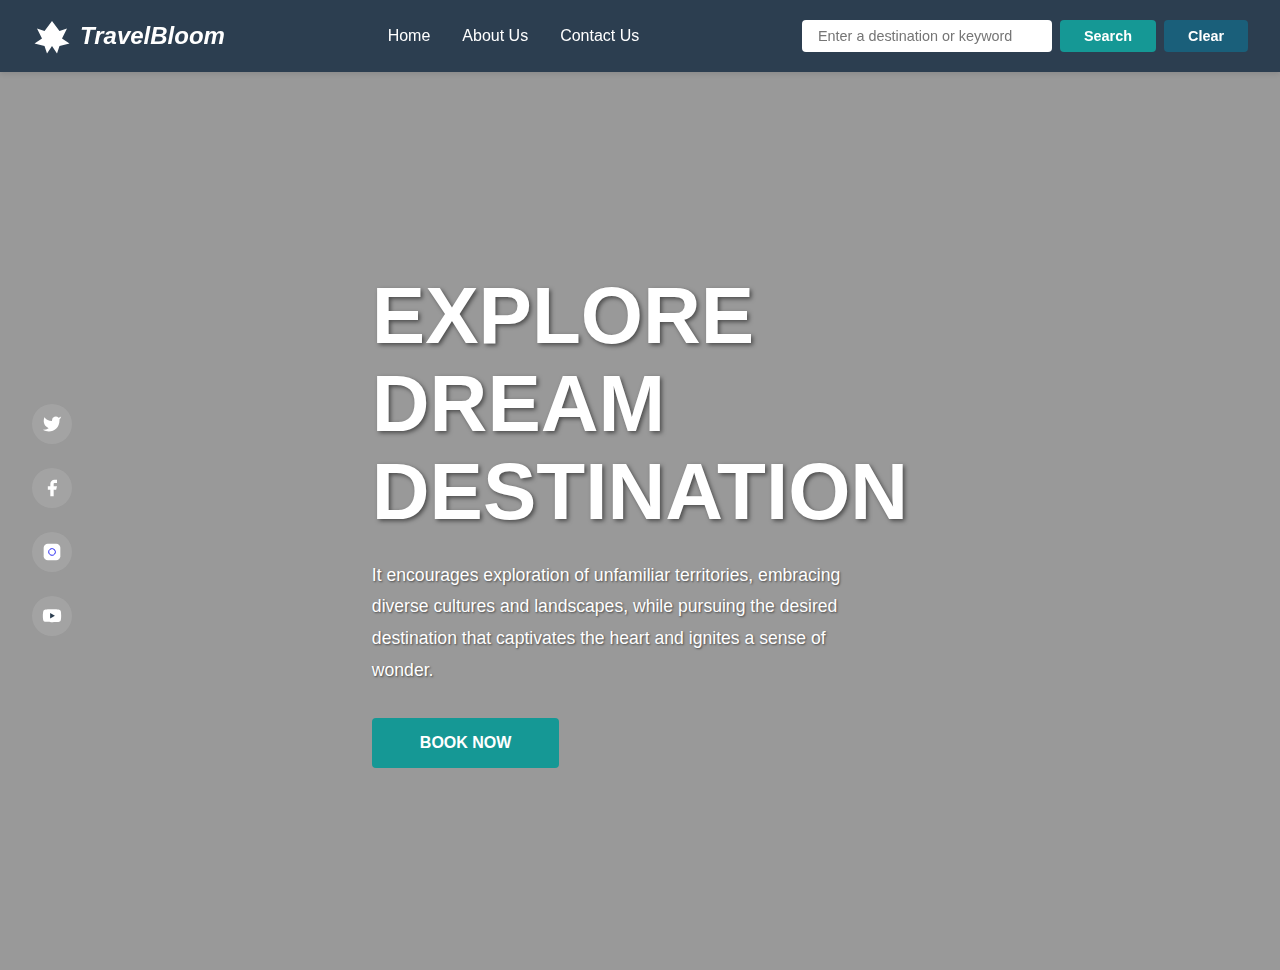
<file: index.html>
<!DOCTYPE html>
<html lang="en">
  <head>
    <meta charset="UTF-8" />
    <meta name="viewport" content="width=device-width, initial-scale=1.0" />
    <title>TravelBloom - Explore Dream Destinations</title>
    <link rel="stylesheet" href="styles.css" />
  </head>
  <body>
    <!-- Navigation Bar -->
    <nav class="navbar">
      <div class="nav-container">
        <div class="logo">
          <svg class="logo-icon" viewBox="0 0 64 64" width="50" height="50">
            <path
              d="M32 8 L20 24 L8 20 L16 36 L4 44 L20 48 L24 60 L32 48 L40 60 L44 48 L60 44 L48 36 L56 20 L44 24 Z"
              fill="white"
            />
          </svg>
          <span class="logo-text">TravelBloom</span>
        </div>
        <ul class="nav-menu">
          <li>
            <a href="index.html" class="nav-link">Home</a>
          </li>
          <li><a href="about.html" class="nav-link">About Us</a></li>
          <li><a href="contact.html" class="nav-link">Contact Us</a></li>
        </ul>
        <div class="search-container">
          <input
            type="text"
            id="searchInput"
            class="search-input"
            placeholder="Enter a destination or keyword"
          />
          <button id="searchBtn" class="btn btn-search">Search</button>
          <button id="clearBtn" class="btn btn-clear">Clear</button>
        </div>
      </div>
    </nav>

    <!-- Hero Section -->
    <section class="hero">
      <div class="social-icons">
        <a href="#" class="social-icon" aria-label="Twitter">
          <svg width="24" height="24" viewBox="0 0 24 24" fill="white">
            <path
              d="M23 3a10.9 10.9 0 01-3.14 1.53 4.48 4.48 0 00-7.86 3v1A10.66 10.66 0 013 4s-4 9 5 13a11.64 11.64 0 01-7 2c9 5 20 0 20-11.5a4.5 4.5 0 00-.08-.83A7.72 7.72 0 0023 3z"
            />
          </svg>
        </a>
        <a href="#" class="social-icon" aria-label="Facebook">
          <svg width="24" height="24" viewBox="0 0 24 24" fill="white">
            <path
              d="M18 2h-3a5 5 0 00-5 5v3H7v4h3v8h4v-8h3l1-4h-4V7a1 1 0 011-1h3z"
            />
          </svg>
        </a>
        <a href="#" class="social-icon" aria-label="Instagram">
          <svg width="24" height="24" viewBox="0 0 24 24" fill="white">
            <rect x="2" y="2" width="20" height="20" rx="5" ry="5" />
            <path
              d="M16 11.37A4 4 0 1112.63 8 4 4 0 0116 11.37z"
              fill="none"
              stroke="currentColor"
            />
            <circle cx="17.5" cy="6.5" r="1.5" />
          </svg>
        </a>
        <a href="#" class="social-icon" aria-label="YouTube">
          <svg width="24" height="24" viewBox="0 0 24 24" fill="white">
            <path
              d="M22.54 6.42a2.78 2.78 0 00-1.94-2C18.88 4 12 4 12 4s-6.88 0-8.6.46a2.78 2.78 0 00-1.94 2A29 29 0 001 11.75a29 29 0 00.46 5.33A2.78 2.78 0 003.4 19c1.72.46 8.6.46 8.6.46s6.88 0 8.6-.46a2.78 2.78 0 001.94-2 29 29 0 00.46-5.25 29 29 0 00-.46-5.33z"
            />
            <polygon
              points="9.75 15.02 15.5 11.75 9.75 8.48 9.75 15.02"
              fill="#2c3e50"
            />
          </svg>
        </a>
      </div>

      <div class="hero-content">
        <h1 class="hero-title">EXPLORE<br />DREAM<br />DESTINATION</h1>
        <p class="hero-description">
          It encourages exploration of unfamiliar territories, embracing diverse
          cultures and landscapes, while pursuing the desired destination that
          captivates the heart and ignites a sense of wonder.
        </p>
        <button class="btn btn-book">BOOK NOW</button>
      </div>

      <div class="search-message">Please enter a valid search query.</div>
    </section>

    <!-- Results Section -->
    <section id="resultsSection" class="results-section">
      <div id="resultsContainer" class="results-container"></div>
    </section>

    <script src="script.js"></script>
  </body>
</html>
</file>
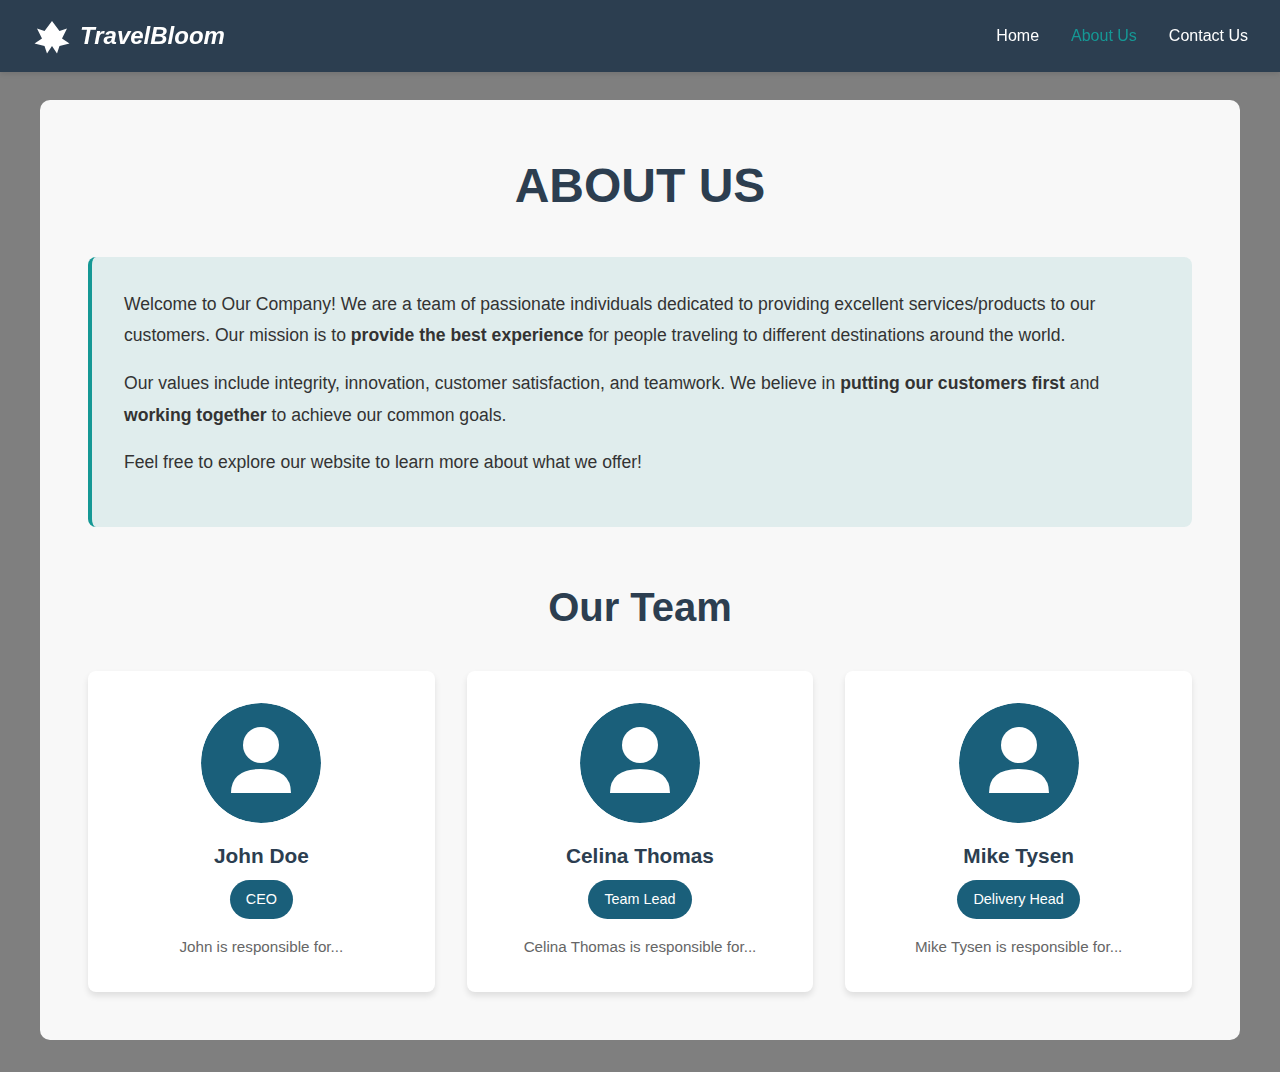
<file: about.html>
<!DOCTYPE html>
<html lang="en">
  <head>
    <meta charset="UTF-8" />
    <meta name="viewport" content="width=device-width, initial-scale=1.0" />
    <title>About Us - TravelBloom</title>
    <link rel="stylesheet" href="styles.css" />
  </head>
  <body>
    <!-- Navigation Bar -->
    <nav class="navbar">
      <div class="nav-container">
        <div class="nav-header">
          <div class="logo">
            <svg class="logo-icon" viewBox="0 0 64 64" width="50" height="50">
              <path
                d="M32 8 L20 24 L8 20 L16 36 L4 44 L20 48 L24 60 L32 48 L40 60 L44 48 L60 44 L48 36 L56 20 L44 24 Z"
                fill="white"
              />
            </svg>
            <span class="logo-text">TravelBloom</span>
          </div>
          <button
            class="mobile-menu-toggle"
            id="mobileMenuToggle"
            aria-label="Toggle menu"
          >
            <span class="hamburger-line"></span>
            <span class="hamburger-line"></span>
            <span class="hamburger-line"></span>
          </button>
        </div>
        <ul class="nav-menu" id="navMenu">
          <li>
            <a href="index.html" class="nav-link">Home</a>
          </li>
          <li><a href="about.html" class="nav-link active">About Us</a></li>
          <li><a href="contact.html" class="nav-link">Contact Us</a></li>
        </ul>
      </div>
    </nav>

    <!-- About Us Section -->
    <section class="about-hero">
      <div class="about-container">
        <h1 class="about-title">ABOUT US</h1>

        <div class="company-info">
          <p>
            Welcome to Our Company! We are a team of passionate individuals
            dedicated to providing excellent services/products to our customers.
            Our mission is to <strong>provide the best experience</strong> for
            people traveling to different destinations around the world.
          </p>
          <p>
            Our values include integrity, innovation, customer satisfaction, and
            teamwork. We believe in
            <strong>putting our customers first</strong> and
            <strong>working together</strong> to achieve our common goals.
          </p>
          <p>
            Feel free to explore our website to learn more about what we offer!
          </p>
        </div>

        <!-- Team Section -->
        <div class="team-section">
          <h2 class="team-title">Our Team</h2>

          <div class="team-grid">
            <div class="team-member">
              <div class="member-avatar">
                <svg viewBox="0 0 100 100" class="avatar-placeholder">
                  <circle cx="50" cy="50" r="50" fill="#1a5f7a" />
                  <circle cx="50" cy="35" r="15" fill="white" />
                  <path d="M25 75 Q25 55 50 55 Q75 55 75 75 Z" fill="white" />
                </svg>
              </div>
              <h3 class="member-name">John Doe</h3>
              <p class="member-role">CEO</p>
              <p class="member-description">John is responsible for...</p>
            </div>

            <div class="team-member">
              <div class="member-avatar">
                <svg viewBox="0 0 100 100" class="avatar-placeholder">
                  <circle cx="50" cy="50" r="50" fill="#1a5f7a" />
                  <circle cx="50" cy="35" r="15" fill="white" />
                  <path d="M25 75 Q25 55 50 55 Q75 55 75 75 Z" fill="white" />
                </svg>
              </div>
              <h3 class="member-name">Celina Thomas</h3>
              <p class="member-role">Team Lead</p>
              <p class="member-description">
                Celina Thomas is responsible for...
              </p>
            </div>

            <div class="team-member">
              <div class="member-avatar">
                <svg viewBox="0 0 100 100" class="avatar-placeholder">
                  <circle cx="50" cy="50" r="50" fill="#1a5f7a" />
                  <circle cx="50" cy="35" r="15" fill="white" />
                  <path d="M25 75 Q25 55 50 55 Q75 55 75 75 Z" fill="white" />
                </svg>
              </div>
              <h3 class="member-name">Mike Tysen</h3>
              <p class="member-role">Delivery Head</p>
              <p class="member-description">Mike Tysen is responsible for...</p>
            </div>
          </div>
        </div>
      </div>
    </section>

    <script>
      // Mobile menu toggle
      document.addEventListener("DOMContentLoaded", () => {
        const mobileMenuToggle = document.getElementById("mobileMenuToggle");
        const navMenu = document.getElementById("navMenu");

        if (mobileMenuToggle && navMenu) {
          mobileMenuToggle.addEventListener("click", () => {
            mobileMenuToggle.classList.toggle("active");
            navMenu.classList.toggle("active");
          });

          // Close menu when clicking on a link
          const navLinks = navMenu.querySelectorAll(".nav-link");
          navLinks.forEach((link) => {
            link.addEventListener("click", () => {
              mobileMenuToggle.classList.remove("active");
              navMenu.classList.remove("active");
            });
          });
        }
      });
    </script>
  </body>
</html>
</file>
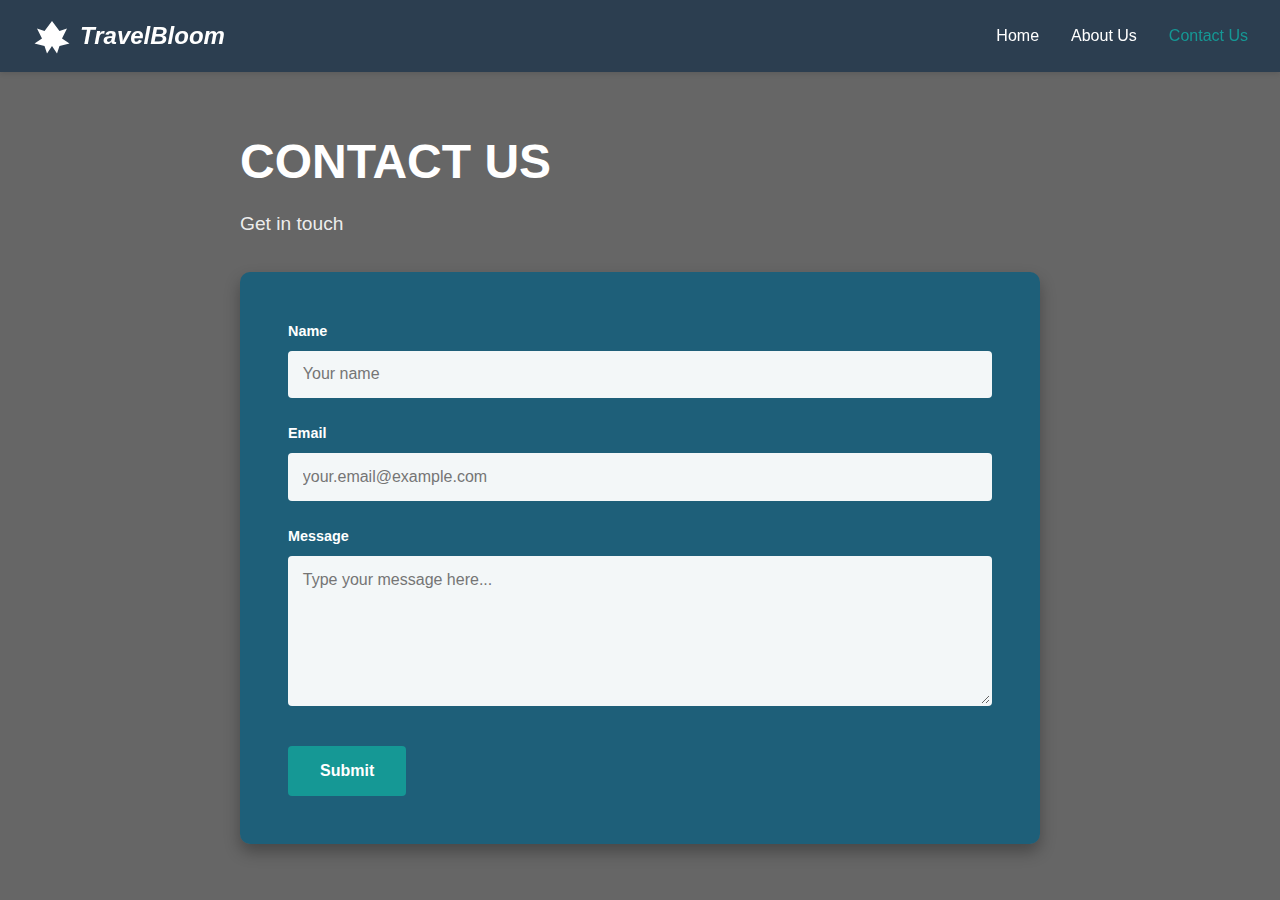
<file: contact.html>
<!DOCTYPE html>
<html lang="en">
  <head>
    <meta charset="UTF-8" />
    <meta name="viewport" content="width=device-width, initial-scale=1.0" />
    <title>Contact Us - TravelBloom</title>
    <link rel="stylesheet" href="styles.css" />
  </head>
  <body>
    <!-- Navigation Bar -->
    <nav class="navbar">
      <div class="nav-container">
        <div class="nav-header">
          <div class="logo">
            <svg class="logo-icon" viewBox="0 0 64 64" width="50" height="50">
              <path
                d="M32 8 L20 24 L8 20 L16 36 L4 44 L20 48 L24 60 L32 48 L40 60 L44 48 L60 44 L48 36 L56 20 L44 24 Z"
                fill="white"
              />
            </svg>
            <span class="logo-text">TravelBloom</span>
          </div>
          <button
            class="mobile-menu-toggle"
            id="mobileMenuToggle"
            aria-label="Toggle menu"
          >
            <span class="hamburger-line"></span>
            <span class="hamburger-line"></span>
            <span class="hamburger-line"></span>
          </button>
        </div>
        <ul class="nav-menu" id="navMenu">
          <li>
            <a href="index.html" class="nav-link">Home</a>
          </li>
          <li><a href="about.html" class="nav-link">About Us</a></li>
          <li><a href="contact.html" class="nav-link active">Contact Us</a></li>
        </ul>
      </div>
    </nav>

    <!-- Contact Us Section -->
    <section class="contact-hero">
      <div class="contact-container">
        <div class="contact-content">
          <h1 class="contact-title">CONTACT US</h1>
          <p class="contact-subtitle">Get in touch</p>
        </div>

        <div class="contact-form-wrapper">
          <form id="contactForm" class="contact-form">
            <div class="form-group">
              <label for="name">Name</label>
              <input
                type="text"
                id="name"
                name="name"
                class="form-input"
                placeholder="Your name"
                required
              />
            </div>

            <div class="form-group">
              <label for="email">Email</label>
              <input
                type="email"
                id="email"
                name="email"
                class="form-input"
                placeholder="your.email@example.com"
                required
              />
            </div>

            <div class="form-group">
              <label for="message">Message</label>
              <textarea
                id="message"
                name="message"
                class="form-textarea"
                rows="6"
                placeholder="Type your message here..."
                required
              ></textarea>
            </div>

            <button type="submit" class="btn btn-submit">Submit</button>
          </form>
        </div>
      </div>
    </section>

    <script>
      // Mobile menu toggle
      document.addEventListener("DOMContentLoaded", () => {
        const mobileMenuToggle = document.getElementById("mobileMenuToggle");
        const navMenu = document.getElementById("navMenu");

        if (mobileMenuToggle && navMenu) {
          mobileMenuToggle.addEventListener("click", () => {
            mobileMenuToggle.classList.toggle("active");
            navMenu.classList.toggle("active");
          });

          // Close menu when clicking on a link
          const navLinks = navMenu.querySelectorAll(".nav-link");
          navLinks.forEach((link) => {
            link.addEventListener("click", () => {
              mobileMenuToggle.classList.remove("active");
              navMenu.classList.remove("active");
            });
          });
        }
      });

      // Handle form submission
      document
        .getElementById("contactForm")
        .addEventListener("submit", function (e) {
          e.preventDefault();
          alert("Thank you for your message! We will get back to you soon.");
          this.reset();
        });
    </script>
  </body>
</html>
</file>
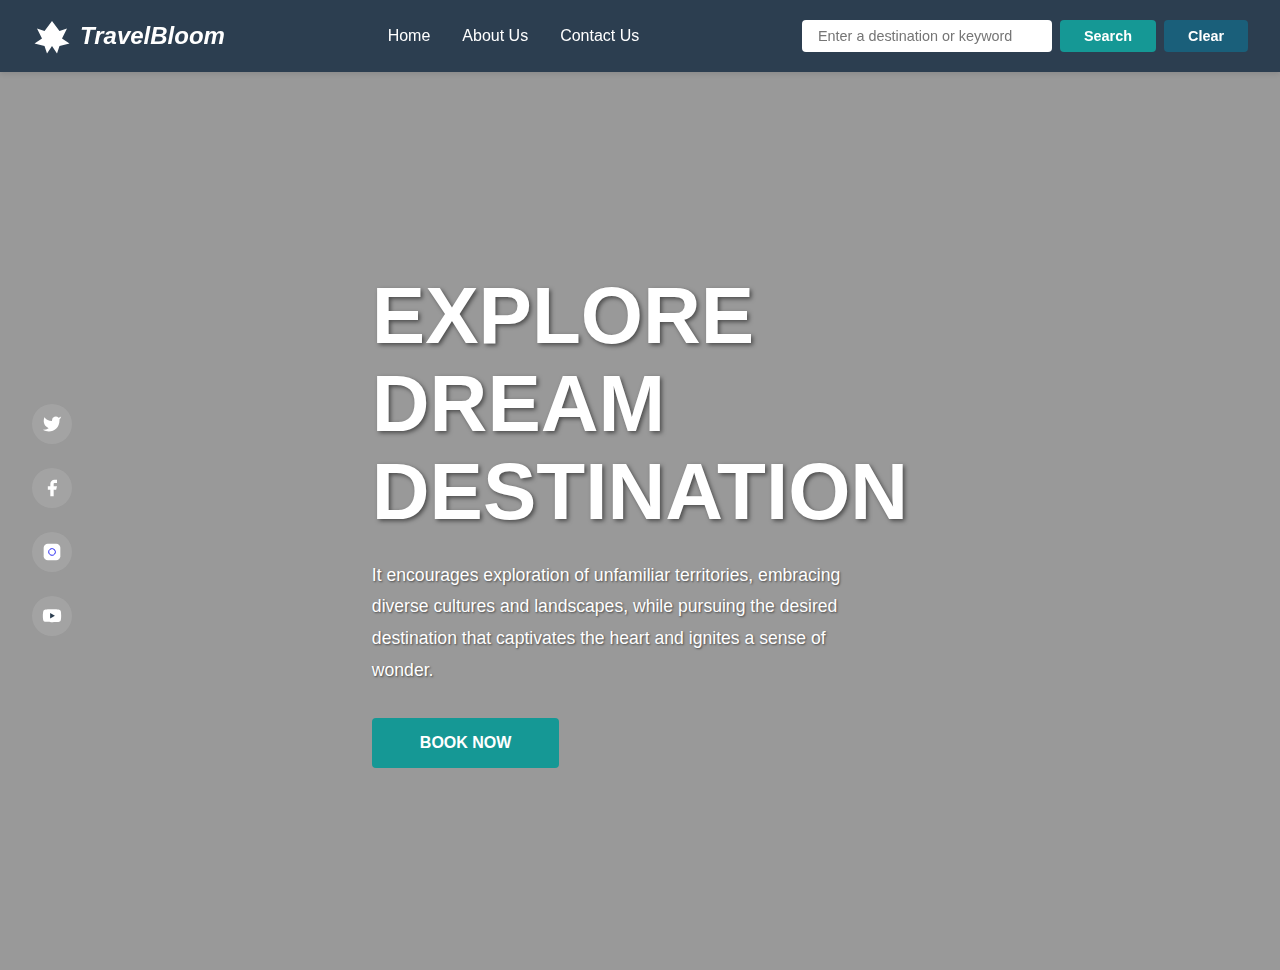
<file: travel_recommendation.html>
<!DOCTYPE html>
<html lang="en">
  <head>
    <meta charset="UTF-8" />
    <meta name="viewport" content="width=device-width, initial-scale=1.0" />
    <title>TravelBloom - Explore Dream Destinations</title>
    <link rel="stylesheet" href="styles.css" />
  </head>
  <body>
    <!-- Navigation Bar -->
    <nav class="navbar">
      <div class="nav-container">
        <div class="logo">
          <svg class="logo-icon" viewBox="0 0 64 64" width="50" height="50">
            <path
              d="M32 8 L20 24 L8 20 L16 36 L4 44 L20 48 L24 60 L32 48 L40 60 L44 48 L60 44 L48 36 L56 20 L44 24 Z"
              fill="white"
            />
          </svg>
          <span class="logo-text">TravelBloom</span>
        </div>
        <ul class="nav-menu">
          <li>
            <a href="travel_recommendation.html" class="nav-link">Home</a>
          </li>
          <li><a href="about.html" class="nav-link">About Us</a></li>
          <li><a href="contact.html" class="nav-link">Contact Us</a></li>
        </ul>
        <div class="search-container">
          <input
            type="text"
            id="searchInput"
            class="search-input"
            placeholder="Enter a destination or keyword"
          />
          <button id="searchBtn" class="btn btn-search">Search</button>
          <button id="clearBtn" class="btn btn-clear">Clear</button>
        </div>
      </div>
    </nav>

    <!-- Hero Section -->
    <section class="hero">
      <div class="social-icons">
        <a href="#" class="social-icon" aria-label="Twitter">
          <svg width="24" height="24" viewBox="0 0 24 24" fill="white">
            <path
              d="M23 3a10.9 10.9 0 01-3.14 1.53 4.48 4.48 0 00-7.86 3v1A10.66 10.66 0 013 4s-4 9 5 13a11.64 11.64 0 01-7 2c9 5 20 0 20-11.5a4.5 4.5 0 00-.08-.83A7.72 7.72 0 0023 3z"
            />
          </svg>
        </a>
        <a href="#" class="social-icon" aria-label="Facebook">
          <svg width="24" height="24" viewBox="0 0 24 24" fill="white">
            <path
              d="M18 2h-3a5 5 0 00-5 5v3H7v4h3v8h4v-8h3l1-4h-4V7a1 1 0 011-1h3z"
            />
          </svg>
        </a>
        <a href="#" class="social-icon" aria-label="Instagram">
          <svg width="24" height="24" viewBox="0 0 24 24" fill="white">
            <rect x="2" y="2" width="20" height="20" rx="5" ry="5" />
            <path
              d="M16 11.37A4 4 0 1112.63 8 4 4 0 0116 11.37z"
              fill="none"
              stroke="currentColor"
            />
            <circle cx="17.5" cy="6.5" r="1.5" />
          </svg>
        </a>
        <a href="#" class="social-icon" aria-label="YouTube">
          <svg width="24" height="24" viewBox="0 0 24 24" fill="white">
            <path
              d="M22.54 6.42a2.78 2.78 0 00-1.94-2C18.88 4 12 4 12 4s-6.88 0-8.6.46a2.78 2.78 0 00-1.94 2A29 29 0 001 11.75a29 29 0 00.46 5.33A2.78 2.78 0 003.4 19c1.72.46 8.6.46 8.6.46s6.88 0 8.6-.46a2.78 2.78 0 001.94-2 29 29 0 00.46-5.25 29 29 0 00-.46-5.33z"
            />
            <polygon
              points="9.75 15.02 15.5 11.75 9.75 8.48 9.75 15.02"
              fill="#2c3e50"
            />
          </svg>
        </a>
      </div>

      <div class="hero-content">
        <h1 class="hero-title">EXPLORE<br />DREAM<br />DESTINATION</h1>
        <p class="hero-description">
          It encourages exploration of unfamiliar territories, embracing diverse
          cultures and landscapes, while pursuing the desired destination that
          captivates the heart and ignites a sense of wonder.
        </p>
        <button class="btn btn-book">BOOK NOW</button>
      </div>

      <div class="search-message">Please enter a valid search query.</div>
    </section>

    <!-- Results Section -->
    <section id="resultsSection" class="results-section">
      <div id="resultsContainer" class="results-container"></div>
    </section>

    <script src="script.js"></script>
  </body>
</html>
</file>
<file: styles.css>
/* Global Styles */
* {
  margin: 0;
  padding: 0;
  box-sizing: border-box;
}

html {
  scroll-behavior: smooth;
}

body {
  font-family: "Segoe UI", Tahoma, Geneva, Verdana, sans-serif;
  line-height: 1.6;
  color: #333;
  overflow-x: hidden;
  width: 100%;
}

img {
  max-width: 100%;
  height: auto;
  display: block;
}

/* Navigation Bar */
.navbar {
  background-color: #2c3e50;
  padding: 1rem 2rem;
  position: fixed;
  width: 100%;
  top: 0;
  z-index: 1000;
  box-shadow: 0 2px 5px rgba(0, 0, 0, 0.1);
}

@media (max-width: 767px) {
  .navbar {
    padding: 0.5rem 1rem;
  }
}

.nav-container {
  display: flex;
  justify-content: space-between;
  align-items: center;
  max-width: 1400px;
  margin: 0 auto;
  flex-wrap: wrap;
  gap: 1rem;
  position: relative;
}

@media (max-width: 767px) {
  .nav-container {
    flex-direction: column;
    align-items: stretch;
    gap: 0;
    padding-bottom: 0.5rem;
  }
}

.nav-header {
  display: flex;
  justify-content: space-between;
  align-items: center;
  width: 100%;
}

@media (min-width: 768px) {
  .nav-header {
    width: auto;
  }
}

@media (max-width: 767px) {
  .nav-header {
    order: 1;
    margin-bottom: 0;
  }
}

.logo {
  display: flex;
  align-items: center;
  gap: 0.5rem;
}

.logo-icon {
  width: 40px;
  height: 40px;
}

.logo-text {
  color: white;
  font-size: 1.5rem;
  font-weight: bold;
  font-style: italic;
}

/* Mobile Menu Toggle */
.mobile-menu-toggle {
  display: none;
  flex-direction: column;
  gap: 4px;
  background: none;
  border: none;
  cursor: pointer;
  padding: 0.5rem;
  z-index: 1001;
}

@media (max-width: 767px) {
  .mobile-menu-toggle {
    display: flex;
  }
}

.hamburger-line {
  width: 25px;
  height: 3px;
  background-color: white;
  transition: all 0.3s ease;
  border-radius: 2px;
}

.mobile-menu-toggle.active .hamburger-line:nth-child(1) {
  transform: rotate(45deg) translate(6px, 6px);
}

.mobile-menu-toggle.active .hamburger-line:nth-child(2) {
  opacity: 0;
}

.mobile-menu-toggle.active .hamburger-line:nth-child(3) {
  transform: rotate(-45deg) translate(6px, -6px);
}

.nav-menu {
  display: flex;
  list-style: none;
  gap: 2rem;
}

@media (max-width: 767px) {
  .nav-menu {
    display: none;
    flex-direction: column;
    width: 100%;
    gap: 0;
    background-color: #2c3e50;
    padding: 0;
    margin: 0;
    order: 3;
  }

  .nav-menu.active {
    display: flex;
  }

  .nav-menu li {
    width: 100%;
    border-bottom: 1px solid rgba(255, 255, 255, 0.1);
    text-align: center;
  }

  .nav-menu li:last-child {
    border-bottom: none;
  }

  .nav-link {
    display: block;
    padding: 1rem;
    width: 100%;
  }
}

.nav-link {
  color: white;
  text-decoration: none;
  font-size: 1rem;
  transition: color 0.3s;
}

.nav-link:hover,
.nav-link.active {
  color: #159895;
}

.search-container {
  display: flex;
  gap: 0.5rem;
  align-items: center;
  flex-wrap: wrap;
}

@media (max-width: 767px) {
  .search-container {
    width: 100%;
    order: 2;
    padding: 0.5rem 0;
    flex-direction: row;
    gap: 0.5rem;
  }
}

.search-input {
  padding: 0.5rem 1rem;
  border: none;
  border-radius: 4px;
  width: 250px;
  font-size: 0.9rem;
}

@media (max-width: 767px) {
  .search-input {
    flex: 1;
    min-width: 0;
  }

  .btn-search,
  .btn-clear {
    flex: 0 0 auto;
    padding: 0.5rem 1rem;
    font-size: 0.85rem;
  }
}

.btn {
  padding: 0.5rem 1.5rem;
  border: none;
  border-radius: 4px;
  cursor: pointer;
  font-size: 0.9rem;
  font-weight: bold;
  transition: all 0.3s;
  white-space: nowrap;
}

@media (max-width: 767px) {
  .btn {
    white-space: normal;
  }
}

.btn-search {
  background-color: #159895;
  color: white;
}

.btn-search:hover {
  background-color: #0d6b68;
}

.btn-clear {
  background-color: #1a5f7a;
  color: white;
}

.btn-clear:hover {
  background-color: #134553;
}

/* Hero Section */
.hero {
  background: linear-gradient(rgba(0, 0, 0, 0.4), rgba(0, 0, 0, 0.4)),
    url("https://images.unsplash.com/photo-1488646953014-85cb44e25828?w=1600")
      center/cover no-repeat;
  min-height: 100vh;
  display: flex;
  align-items: center;
  justify-content: center;
  flex-direction: column;
  position: relative;
  margin-top: 70px;
  padding: 2rem;
}

@media (min-width: 768px) {
  .hero {
    flex-direction: row;
  }
}

@media (max-width: 767px) {
  .hero {
    margin-top: 0;
    padding: 1rem;
    min-height: 100vh;
    padding-top: 120px;
  }
}

.social-icons {
  position: absolute;
  left: 2rem;
  top: 50%;
  transform: translateY(-50%);
  display: flex;
  flex-direction: column;
  gap: 1.5rem;
}

@media (max-width: 767px) {
  .social-icons {
    position: static;
    transform: none;
    flex-direction: row;
    justify-content: center;
    margin: 0 auto 1.5rem;
    gap: 1rem;
    order: 1;
  }
}

.social-icon {
  width: 40px;
  height: 40px;
  background-color: rgba(255, 255, 255, 0.1);
  border-radius: 50%;
  display: flex;
  align-items: center;
  justify-content: center;
  transition: all 0.3s;
  backdrop-filter: blur(10px);
}

.social-icon:hover {
  background-color: rgba(21, 152, 149, 0.8);
  transform: scale(1.1);
}

.social-icon svg {
  width: 20px;
  height: 20px;
}

.hero-content {
  max-width: 800px;
  text-align: left;
  color: white;
  padding: 2rem;
}

@media (max-width: 767px) {
  .hero-content {
    text-align: center;
    padding: 1rem;
    max-width: 100%;
    order: 2;
  }

  .hero-description {
    margin-left: auto;
    margin-right: auto;
  }

  .btn-book {
    width: 100%;
    max-width: 300px;
  }
}

.hero-title {
  font-size: 5rem;
  font-weight: bold;
  line-height: 1.1;
  margin-bottom: 1.5rem;
  text-shadow: 2px 2px 4px rgba(0, 0, 0, 0.5);
}

@media (max-width: 1199px) {
  .hero-title {
    font-size: 4rem;
  }
}

@media (max-width: 991px) {
  .hero-title {
    font-size: 3rem;
  }
}

@media (max-width: 767px) {
  .hero-title {
    font-size: 2.5rem;
  }
}

@media (max-width: 479px) {
  .hero-title {
    font-size: 2rem;
  }
}

.hero-description {
  font-size: 1.1rem;
  margin-bottom: 2rem;
  max-width: 500px;
  line-height: 1.8;
  text-shadow: 1px 1px 2px rgba(0, 0, 0, 0.5);
}

.btn-book {
  background-color: #159895;
  color: white;
  padding: 1rem 3rem;
  font-size: 1rem;
}

.btn-book:hover {
  background-color: #0d6b68;
  transform: translateY(-2px);
  box-shadow: 0 4px 8px rgba(0, 0, 0, 0.3);
}

.search-message {
  position: absolute;
  top: 100px;
  right: 2rem;
  background-color: rgba(231, 76, 60, 0.9);
  color: white;
  padding: 1rem 1.5rem;
  border-radius: 4px;
  display: none;
  z-index: 999;
}

@media (max-width: 767px) {
  .search-message {
    top: 130px;
    right: 1rem;
    left: 1rem;
    text-align: center;
    font-size: 0.9rem;
  }
}

.search-message.show {
  display: block;
}

/* Results Section */
.results-section {
  padding: 2rem;
  background-color: rgba(44, 62, 80, 0.95);
  min-height: 100vh;
  margin-top: 70px;
  display: none;
}

@media (max-width: 767px) {
  .results-section {
    padding: 1rem;
    margin-top: 0;
    padding-top: 120px;
  }
}

.results-section.show {
  display: block;
}

.results-container {
  max-width: 1200px;
  margin: 0 auto;
  display: grid;
  grid-template-columns: repeat(auto-fit, minmax(300px, 1fr));
  gap: 2rem;
  padding: 2rem 0;
}

@media (max-width: 767px) {
  .results-container {
    grid-template-columns: 1fr;
    gap: 1.5rem;
    padding: 1rem 0;
  }
}

@media (max-width: 479px) {
  .results-container {
    gap: 1rem;
  }
}

.result-card {
  background-color: white;
  border-radius: 8px;
  overflow: hidden;
  box-shadow: 0 4px 6px rgba(0, 0, 0, 0.1);
  transition: transform 0.3s;
}

.result-card:hover {
  transform: translateY(-5px);
  box-shadow: 0 8px 12px rgba(0, 0, 0, 0.2);
}

.result-image {
  width: 100%;
  height: 250px;
  object-fit: cover;
}

.result-content {
  padding: 1.5rem;
}

.result-title {
  font-size: 1.5rem;
  color: #2c3e50;
  margin-bottom: 0.5rem;
}

.result-description {
  color: #555;
  margin-bottom: 1rem;
  line-height: 1.6;
}

.result-time {
  color: #159895;
  font-size: 0.9rem;
  font-weight: bold;
  margin-bottom: 1rem;
}

.btn-visit {
  background-color: #159895;
  color: white;
  padding: 0.7rem 2rem;
  display: inline-block;
}

.btn-visit:hover {
  background-color: #0d6b68;
}

/* About Us Page */
.about-hero {
  background: linear-gradient(rgba(0, 0, 0, 0.5), rgba(0, 0, 0, 0.5)),
    url("https://images.unsplash.com/photo-1488646953014-85cb44e25828?w=1600")
      center/cover no-repeat;
  min-height: 100vh;
  padding: 100px 2rem 2rem;
}

@media (max-width: 767px) {
  .about-hero {
    padding: 120px 1rem 1rem;
  }
}

.about-container {
  max-width: 1200px;
  margin: 0 auto;
  background-color: rgba(255, 255, 255, 0.95);
  padding: 3rem;
  border-radius: 10px;
}

@media (max-width: 767px) {
  .about-container {
    padding: 1.5rem;
  }
}

@media (max-width: 479px) {
  .about-container {
    padding: 1rem;
    border-radius: 8px;
  }
}

.about-title {
  font-size: 3rem;
  color: #2c3e50;
  margin-bottom: 2rem;
  text-align: center;
}

@media (max-width: 767px) {
  .about-title {
    font-size: 2rem;
    margin-bottom: 1.5rem;
  }
}

@media (max-width: 479px) {
  .about-title {
    font-size: 1.5rem;
    margin-bottom: 1rem;
  }
}

.company-info {
  background-color: rgba(21, 152, 149, 0.1);
  padding: 2rem;
  border-radius: 8px;
  border-left: 4px solid #159895;
  margin-bottom: 3rem;
}

@media (max-width: 767px) {
  .company-info {
    padding: 1.5rem;
    margin-bottom: 2rem;
  }
}

@media (max-width: 479px) {
  .company-info {
    padding: 1rem;
  }
}

.company-info p {
  margin-bottom: 1rem;
  font-size: 1.1rem;
  line-height: 1.8;
}

.team-section {
  margin-top: 3rem;
}

.team-title {
  font-size: 2.5rem;
  color: #2c3e50;
  margin-bottom: 2rem;
  text-align: center;
}

@media (max-width: 767px) {
  .team-title {
    font-size: 2rem;
    margin-bottom: 1.5rem;
  }
}

@media (max-width: 479px) {
  .team-title {
    font-size: 1.5rem;
  }
}

.team-grid {
  display: grid;
  grid-template-columns: repeat(auto-fit, minmax(280px, 1fr));
  gap: 2rem;
}

@media (max-width: 767px) {
  .team-grid {
    grid-template-columns: 1fr;
    gap: 1.5rem;
  }
}

.team-member {
  background-color: white;
  padding: 2rem;
  border-radius: 8px;
  text-align: center;
  box-shadow: 0 4px 6px rgba(0, 0, 0, 0.1);
  transition: transform 0.3s;
}

.team-member:hover {
  transform: translateY(-5px);
  box-shadow: 0 8px 12px rgba(0, 0, 0, 0.2);
}

.member-avatar {
  width: 120px;
  height: 120px;
  margin: 0 auto 1rem;
  border-radius: 50%;
  overflow: hidden;
}

.avatar-placeholder {
  width: 100%;
  height: 100%;
}

.member-name {
  font-size: 1.3rem;
  color: #2c3e50;
  margin-bottom: 0.5rem;
}

.member-role {
  background-color: #1a5f7a;
  color: white;
  padding: 0.5rem 1rem;
  border-radius: 20px;
  display: inline-block;
  font-size: 0.9rem;
  margin-bottom: 1rem;
}

.member-description {
  color: #666;
  font-size: 0.95rem;
}

/* Contact Us Page */
.contact-hero {
  background: linear-gradient(rgba(0, 0, 0, 0.6), rgba(0, 0, 0, 0.6)),
    url("https://images.unsplash.com/photo-1488646953014-85cb44e25828?w=1600")
      center/cover no-repeat;
  min-height: 100vh;
  padding: 100px 2rem 2rem;
  display: flex;
  align-items: center;
}

@media (max-width: 767px) {
  .contact-hero {
    padding: 120px 1rem 1rem;
  }
}

.contact-container {
  max-width: 800px;
  margin: 0 auto;
  width: 100%;
}

.contact-content {
  text-align: left;
  margin-bottom: 2rem;
}

.contact-title {
  font-size: 3rem;
  color: white;
  margin-bottom: 0.5rem;
}

@media (max-width: 767px) {
  .contact-title {
    font-size: 2rem;
  }
}

@media (max-width: 479px) {
  .contact-title {
    font-size: 1.5rem;
  }
}

.contact-subtitle {
  font-size: 1.2rem;
  color: rgba(255, 255, 255, 0.9);
}

.contact-form-wrapper {
  background-color: rgba(26, 95, 122, 0.95);
  padding: 3rem;
  border-radius: 10px;
  box-shadow: 0 8px 16px rgba(0, 0, 0, 0.3);
}

@media (max-width: 767px) {
  .contact-form-wrapper {
    padding: 1.5rem;
  }
}

@media (max-width: 479px) {
  .contact-form-wrapper {
    padding: 1rem;
    border-radius: 8px;
  }
}

.contact-form {
  display: flex;
  flex-direction: column;
  gap: 1.5rem;
}

.form-group {
  display: flex;
  flex-direction: column;
  gap: 0.5rem;
}

.form-group label {
  color: white;
  font-weight: bold;
  font-size: 0.9rem;
}

.form-input,
.form-textarea {
  padding: 0.8rem;
  border: 2px solid transparent;
  border-radius: 4px;
  font-size: 1rem;
  font-family: inherit;
  background-color: rgba(255, 255, 255, 0.95);
  transition: all 0.3s;
}

.form-input:focus,
.form-textarea:focus {
  outline: none;
  border-color: #159895;
  background-color: white;
}

.form-textarea {
  resize: vertical;
  min-height: 150px;
}

.btn-submit {
  background-color: #159895;
  color: white;
  padding: 1rem 2rem;
  font-size: 1rem;
  margin-top: 1rem;
  align-self: flex-start;
}

@media (max-width: 767px) {
  .btn-submit {
    width: 100%;
    align-self: stretch;
  }
}

.btn-submit:hover {
  background-color: #0d6b68;
  transform: translateY(-2px);
}

/* Responsive Design */

/* Ultra-wide screens (1920px and above) */
@media (min-width: 1920px) {
  .nav-container {
    max-width: 1800px;
  }

  .results-container {
    grid-template-columns: repeat(4, 1fr);
    max-width: 1800px;
  }

  .about-container {
    max-width: 1600px;
  }

  .about-title {
    font-size: 3.5rem;
  }

  .company-info p {
    font-size: 1.2rem;
  }

  .team-grid {
    grid-template-columns: repeat(4, 1fr);
  }
}

/* Large Screens (1400px and above) */
@media (min-width: 1400px) {
  .nav-container {
    max-width: 1600px;
  }

  .about-container,
  .contact-container {
    max-width: 1400px;
  }

  .results-container {
    grid-template-columns: repeat(3, 1fr);
    max-width: 1600px;
  }

  .team-grid {
    grid-template-columns: repeat(3, 1fr);
  }
}

/* Desktop and Large Tablets (992px to 1199px) */
@media (max-width: 1199px) {
  .nav-menu {
    gap: 1.5rem;
  }

  .search-input {
    width: 200px;
  }

  .results-container {
    grid-template-columns: repeat(2, 1fr);
  }

  .team-grid {
    grid-template-columns: repeat(2, 1fr);
  }
}

/* Tablets (768px to 991px) */
@media (max-width: 991px) {
  .navbar {
    padding: 1rem;
  }

  .nav-container {
    gap: 0.75rem;
  }

  .nav-menu {
    gap: 1rem;
  }

  .nav-link {
    font-size: 0.9rem;
  }

  .hero-description {
    font-size: 1rem;
  }

  .about-title {
    font-size: 2.5rem;
  }

  .contact-title {
    font-size: 2.5rem;
  }

  .company-info p {
    font-size: 1rem;
  }

  .results-container {
    grid-template-columns: repeat(2, 1fr);
    gap: 1.5rem;
  }
}

/* Small Mobile (480px to 575px) */
@media (max-width: 575px) {
  .logo-icon {
    width: 35px;
    height: 35px;
  }

  .logo-text {
    font-size: 1.3rem;
  }

  .social-icon {
    width: 32px;
    height: 32px;
  }

  .social-icon svg {
    width: 16px;
    height: 16px;
  }

  .result-image {
    height: 200px;
  }

  .result-title {
    font-size: 1.3rem;
  }

  .about-container,
  .contact-form-wrapper {
    padding: 1rem;
  }

  .about-title,
  .team-title {
    font-size: 1.75rem;
  }

  .company-info {
    padding: 1rem;
  }

  .team-member {
    padding: 1.5rem;
  }

  .member-avatar {
    width: 100px;
    height: 100px;
  }

  .contact-form {
    gap: 1rem;
  }
}

/* Extra Small Mobile (up to 479px) */
@media (max-width: 479px) {
  .navbar {
    padding: 0.5rem;
  }

  .logo-icon {
    width: 30px;
    height: 30px;
  }

  .logo-text {
    font-size: 1.1rem;
  }

  .btn-book {
    padding: 0.7rem 1.5rem;
    font-size: 0.85rem;
  }

  .social-icons {
    gap: 0.75rem;
  }

  .results-section {
    padding: 0.75rem;
  }

  .result-content {
    padding: 1rem;
  }

  .about-title,
  .contact-title {
    font-size: 1.5rem;
  }

  .team-title {
    font-size: 1.5rem;
  }

  .contact-subtitle {
    font-size: 0.9rem;
  }

  .form-input,
  .form-textarea {
    padding: 0.6rem;
    font-size: 0.9rem;
  }
}
</file>
